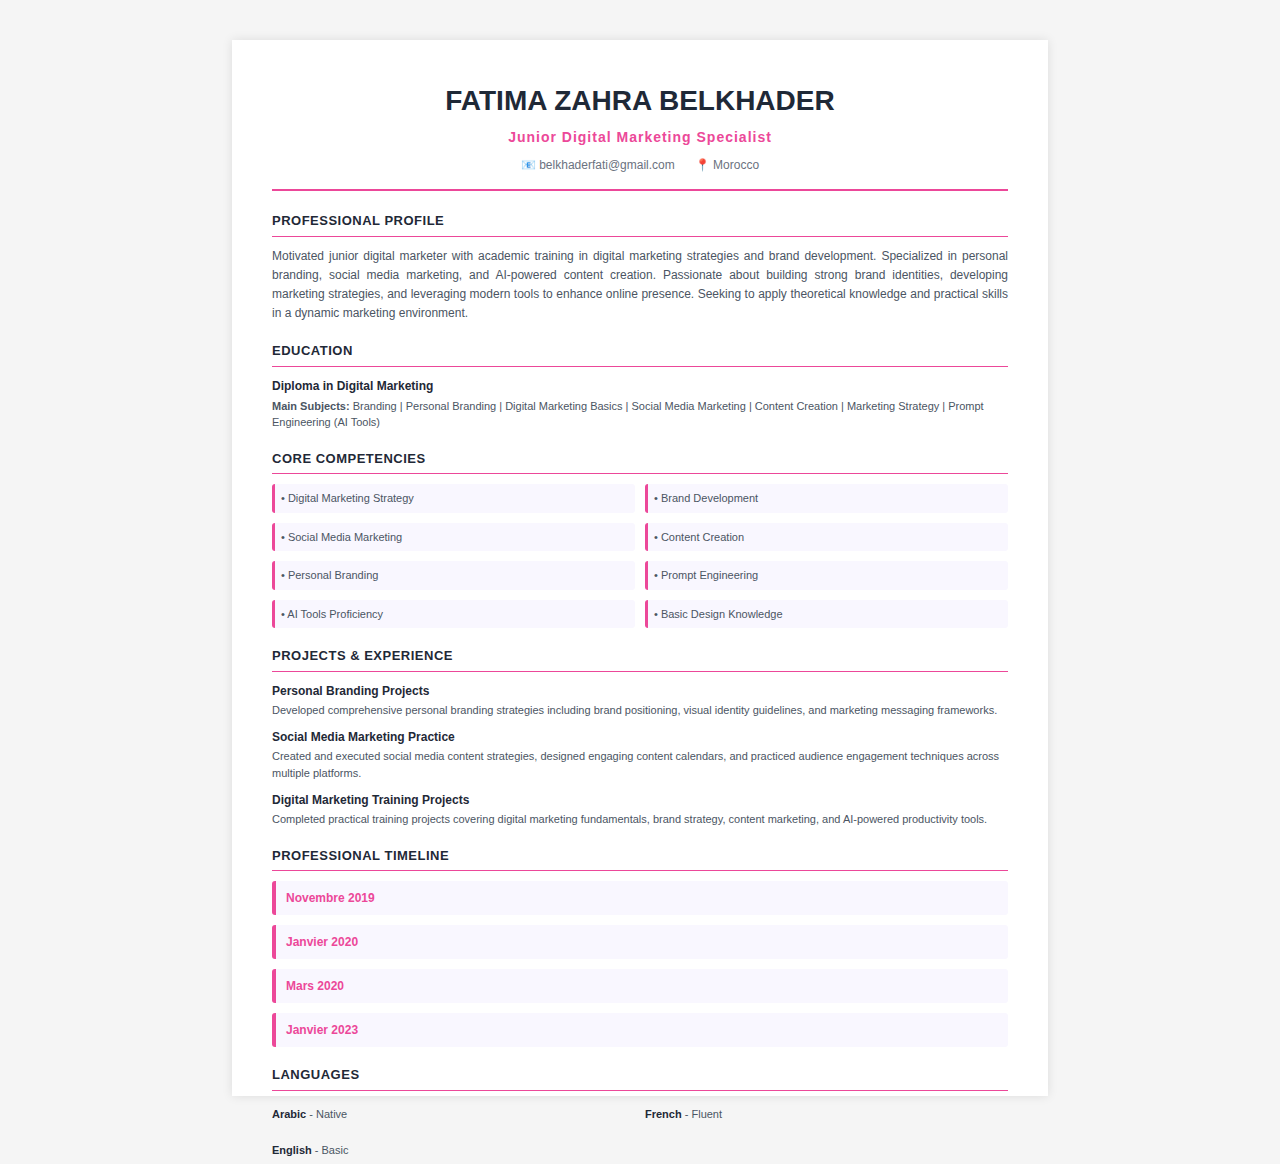
<file: cv.html>
<!DOCTYPE html>
<html lang="en">
<head>
    <meta charset="UTF-8">
    <meta name="viewport" content="width=device-width, initial-scale=1.0">
    <title>Fatima Zahra Belkhader - CV</title>
    <style>
        * {
            margin: 0;
            padding: 0;
            box-sizing: border-box;
        }

        body {
            font-family: 'Segoe UI', Tahoma, Geneva, Verdana, sans-serif;
            color: #2c3e50;
            background-color: #f5f5f5;
            padding: 20px;
        }

        .cv-container {
            max-width: 8.5in;
            height: 11in;
            background: white;
            margin: 0 auto;
            padding: 40px;
            box-shadow: 0 0 10px rgba(0, 0, 0, 0.1);
            line-height: 1.5;
        }

        /* Header */
        .header {
            text-align: center;
            border-bottom: 2px solid #ec4899;
            padding-bottom: 15px;
            margin-bottom: 20px;
        }

        .name {
            font-size: 28px;
            font-weight: 700;
            color: #1f2937;
            margin-bottom: 5px;
        }

        .title {
            font-size: 14px;
            color: #ec4899;
            font-weight: 600;
            letter-spacing: 1px;
            margin-bottom: 8px;
        }

        .contact-info {
            font-size: 12px;
            color: #6b7280;
            display: flex;
            justify-content: center;
            gap: 20px;
            flex-wrap: wrap;
        }

        .contact-info span {
            display: inline-block;
        }

        /* Section Styles */
        .section {
            margin-bottom: 18px;
        }

        .section-title {
            font-size: 13px;
            font-weight: 700;
            text-transform: uppercase;
            color: #1f2937;
            border-bottom: 1px solid #ec4899;
            padding-bottom: 5px;
            margin-bottom: 10px;
            letter-spacing: 0.5px;
        }

        /* Profile Summary */
        .profile-text {
            font-size: 12px;
            color: #4b5563;
            line-height: 1.6;
            text-align: justify;
        }

        /* Education Section */
        .education-item {
            margin-bottom: 10px;
        }

        .degree {
            font-size: 12px;
            font-weight: 600;
            color: #1f2937;
            margin-bottom: 3px;
        }

        .institution {
            font-size: 11px;
            color: #6b7280;
            font-style: italic;
        }

        .subjects {
            font-size: 11px;
            color: #4b5563;
            margin-top: 3px;
        }

        /* Skills */
        .skills-grid {
            display: grid;
            grid-template-columns: 1fr 1fr;
            gap: 10px;
            margin-bottom: 5px;
        }

        .skill-item {
            font-size: 11px;
            color: #4b5563;
            padding: 6px;
            background-color: #f9f7ff;
            border-left: 3px solid #ec4899;
            border-radius: 3px;
        }

        /* Experience / Projects */
        .exp-item {
            margin-bottom: 10px;
        }

        .exp-title {
            font-size: 12px;
            font-weight: 600;
            color: #1f2937;
            margin-bottom: 2px;
        }

        .exp-description {
            font-size: 11px;
            color: #4b5563;
            margin-top: 2px;
        }

        /* Internships/Timeline */
        .timeline {
            display: flex;
            flex-direction: column;
            gap: 10px;
        }

        .timeline-item {
            display: flex;
            align-items: center;
            font-size: 12px;
            color: #4b5563;
            padding: 8px 10px;
            background-color: #f9f7ff;
            border-left: 4px solid #ec4899;
            border-radius: 3px;
        }

        .timeline-date {
            font-weight: 600;
            color: #ec4899;
            min-width: 120px;
        }

        /* Languages */
        .languages-list {
            display: grid;
            grid-template-columns: 1fr 1fr;
            gap: 10px;
        }

        .language-item {
            font-size: 11px;
            color: #4b5563;
            padding: 5px 0;
        }

        .language-label {
            font-weight: 600;
            color: #1f2937;
        }

        /* Print Styles */
        @media print {
            body {
                padding: 0;
                background: white;
            }

            .cv-container {
                max-width: 100%;
                height: auto;
                padding: 0;
                box-shadow: none;
                margin: 0;
            }
        }

        /* Screen Styles */
        @media screen {
            .cv-container {
                margin-top: 20px;
                margin-bottom: 20px;
            }
        }
    </style>
</head>
<body>
    <div class="cv-container">
        <!-- Header -->
        <div class="header">
            <div class="name">FATIMA ZAHRA BELKHADER</div>
            <div class="title">Junior Digital Marketing Specialist</div>
            <div class="contact-info">
                <span>📧 belkhaderfati@gmail.com</span>
                <span>📍 Morocco</span>
            </div>
        </div>

        <!-- Professional Profile -->
        <div class="section">
            <div class="section-title">Professional Profile</div>
            <div class="profile-text">
                Motivated junior digital marketer with academic training in digital marketing strategies and brand development. Specialized in personal branding, social media marketing, and AI-powered content creation. Passionate about building strong brand identities, developing marketing strategies, and leveraging modern tools to enhance online presence. Seeking to apply theoretical knowledge and practical skills in a dynamic marketing environment.
            </div>
        </div>

        <!-- Education -->
        <div class="section">
            <div class="section-title">Education</div>
            <div class="education-item">
                <div class="degree">Diploma in Digital Marketing</div>
                <div class="subjects">
                    <strong>Main Subjects:</strong> Branding | Personal Branding | Digital Marketing Basics | Social Media Marketing | Content Creation | Marketing Strategy | Prompt Engineering (AI Tools)
                </div>
            </div>
        </div>

        <!-- Skills -->
        <div class="section">
            <div class="section-title">Core Competencies</div>
            <div class="skills-grid">
                <div class="skill-item">• Digital Marketing Strategy</div>
                <div class="skill-item">• Brand Development</div>
                <div class="skill-item">• Social Media Marketing</div>
                <div class="skill-item">• Content Creation</div>
                <div class="skill-item">• Personal Branding</div>
                <div class="skill-item">• Prompt Engineering</div>
                <div class="skill-item">• AI Tools Proficiency</div>
                <div class="skill-item">• Basic Design Knowledge</div>
            </div>
        </div>

        <!-- Projects & Experience -->
        <div class="section">
            <div class="section-title">Projects & Experience</div>
            <div class="exp-item">
                <div class="exp-title">Personal Branding Projects</div>
                <div class="exp-description">Developed comprehensive personal branding strategies including brand positioning, visual identity guidelines, and marketing messaging frameworks.</div>
            </div>
            <div class="exp-item">
                <div class="exp-title">Social Media Marketing Practice</div>
                <div class="exp-description">Created and executed social media content strategies, designed engaging content calendars, and practiced audience engagement techniques across multiple platforms.</div>
            </div>
            <div class="exp-item">
                <div class="exp-title">Digital Marketing Training Projects</div>
                <div class="exp-description">Completed practical training projects covering digital marketing fundamentals, brand strategy, content marketing, and AI-powered productivity tools.</div>
            </div>
        </div>

        <!-- Professional Timeline -->
        <div class="section">
            <div class="section-title">Professional Timeline</div>
            <div class="timeline">
                <div class="timeline-item">
                    <span class="timeline-date">Novembre 2019</span>
                </div>
                <div class="timeline-item">
                    <span class="timeline-date">Janvier 2020</span>
                </div>
                <div class="timeline-item">
                    <span class="timeline-date">Mars 2020</span>
                </div>
                <div class="timeline-item">
                    <span class="timeline-date">Janvier 2023</span>
                </div>
            </div>
        </div>

        <!-- Languages -->
        <div class="section">
            <div class="section-title">Languages</div>
            <div class="languages-list">
                <div class="language-item"><span class="language-label">Arabic</span> - Native</div>
                <div class="language-item"><span class="language-label">French</span> - Fluent</div>
                <div class="language-item"><span class="language-label">English</span> - Basic</div>
            </div>
        </div>
    </div>
</body>
</html>
</file>
